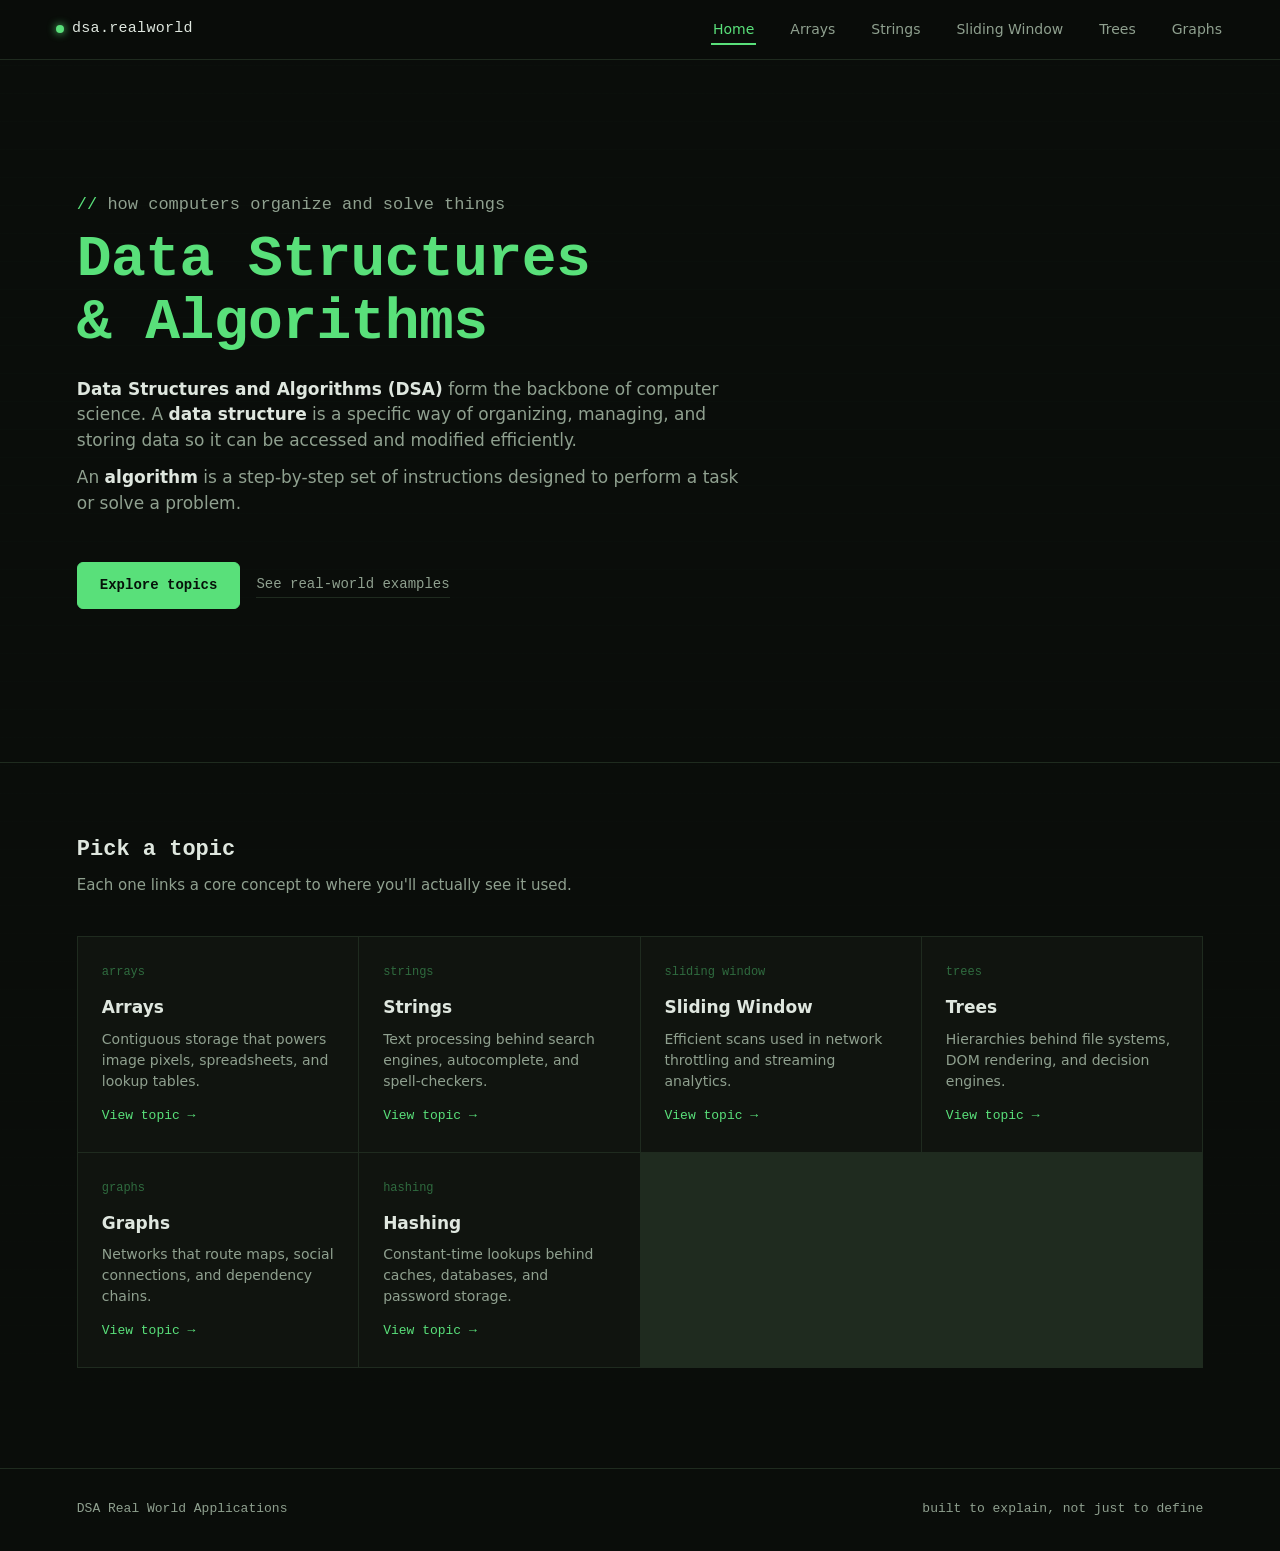
<file: irldsa/index.html>
<!DOCTYPE html>
<html lang="en">
<head>
  <meta charset="UTF-8">
  <meta name="viewport" content="width=device-width, initial-scale=1.0">
  <title>Data Structures & Algorithms</title>
  <link rel="stylesheet" href="dsa.css">
</head>
<body>

<header>
  <div class="logo"><span class="dot"></span> dsa.realworld</div>
  <nav>
    <ul>
      <li><a href="#" class="active">Home</a></li>
      <li><a href=array.html>Arrays</a></li>
      <li><a href=string.html>Strings</a></li>
      <li><a href=slidingWindow.html>Sliding Window</a></li>
      <li><a href="#">Trees</a></li>
      <li><a href="#">Graphs</a></li>
    </ul>
  </nav>
</header>

<section class="hero">
  <p class="eyebrow">how computers organize and solve things</p>
  <h1>Data Structures<br>&amp; Algorithms</h1>
  <p>
    <strong>Data Structures and Algorithms (DSA)</strong> form the backbone of computer science.
    A <strong>data structure</strong> is a specific way of organizing, managing, and storing data
    so it can be accessed and modified efficiently.
  </p>
  <p>
    An <strong>algorithm</strong> is a step-by-step set of instructions designed to perform
    a task or solve a problem.
  </p>
  <div class="cta-row">
    <a href="#topics" class="btn">Explore topics</a>
    <a href="#" class="btn-ghost">See real-world examples</a>
  </div>
</section>

<section class="topics" id="topics">
  <h2>Pick a topic</h2>
  <p>Each one links a core concept to where you'll actually see it used.</p>
  <div class="grid">
    <div class="card">
      <span class="idx">arrays</span>
      <h3>Arrays</h3>
      <p>Contiguous storage that powers image pixels, spreadsheets, and lookup tables.</p>
      <a href=array.html>View topic →</a>
    </div>
    <div class="card">
      <span class="idx">strings</span>
      <h3>Strings</h3>
      <p>Text processing behind search engines, autocomplete, and spell-checkers.</p>
      <a href=string.html>View topic →</a>
    </div>
    <div class="card">
      <span class="idx">sliding window</span>
      <h3>Sliding Window</h3>
      <p>Efficient scans used in network throttling and streaming analytics.</p>
      <a href=slidingWindow.html>View topic →</a>
    </div>
    <div class="card">
      <span class="idx">trees</span>
      <h3>Trees</h3>
      <p>Hierarchies behind file systems, DOM rendering, and decision engines.</p>
      <a href="#">View topic →</a>
    </div>
    <div class="card">
      <span class="idx">graphs</span>
      <h3>Graphs</h3>
      <p>Networks that route maps, social connections, and dependency chains.</p>
      <a href="#">View topic →</a>
    </div>
    <div class="card">
      <span class="idx">hashing</span>
      <h3>Hashing</h3>
      <p>Constant-time lookups behind caches, databases, and password storage.</p>
      <a href="#">View topic →</a>
    </div>
  </div>
</section>

<footer>
  <span>DSA Real World Applications</span>
  <span>built to explain, not just to define</span>
</footer>

</body>
</html>

</body>
</html>
</file>
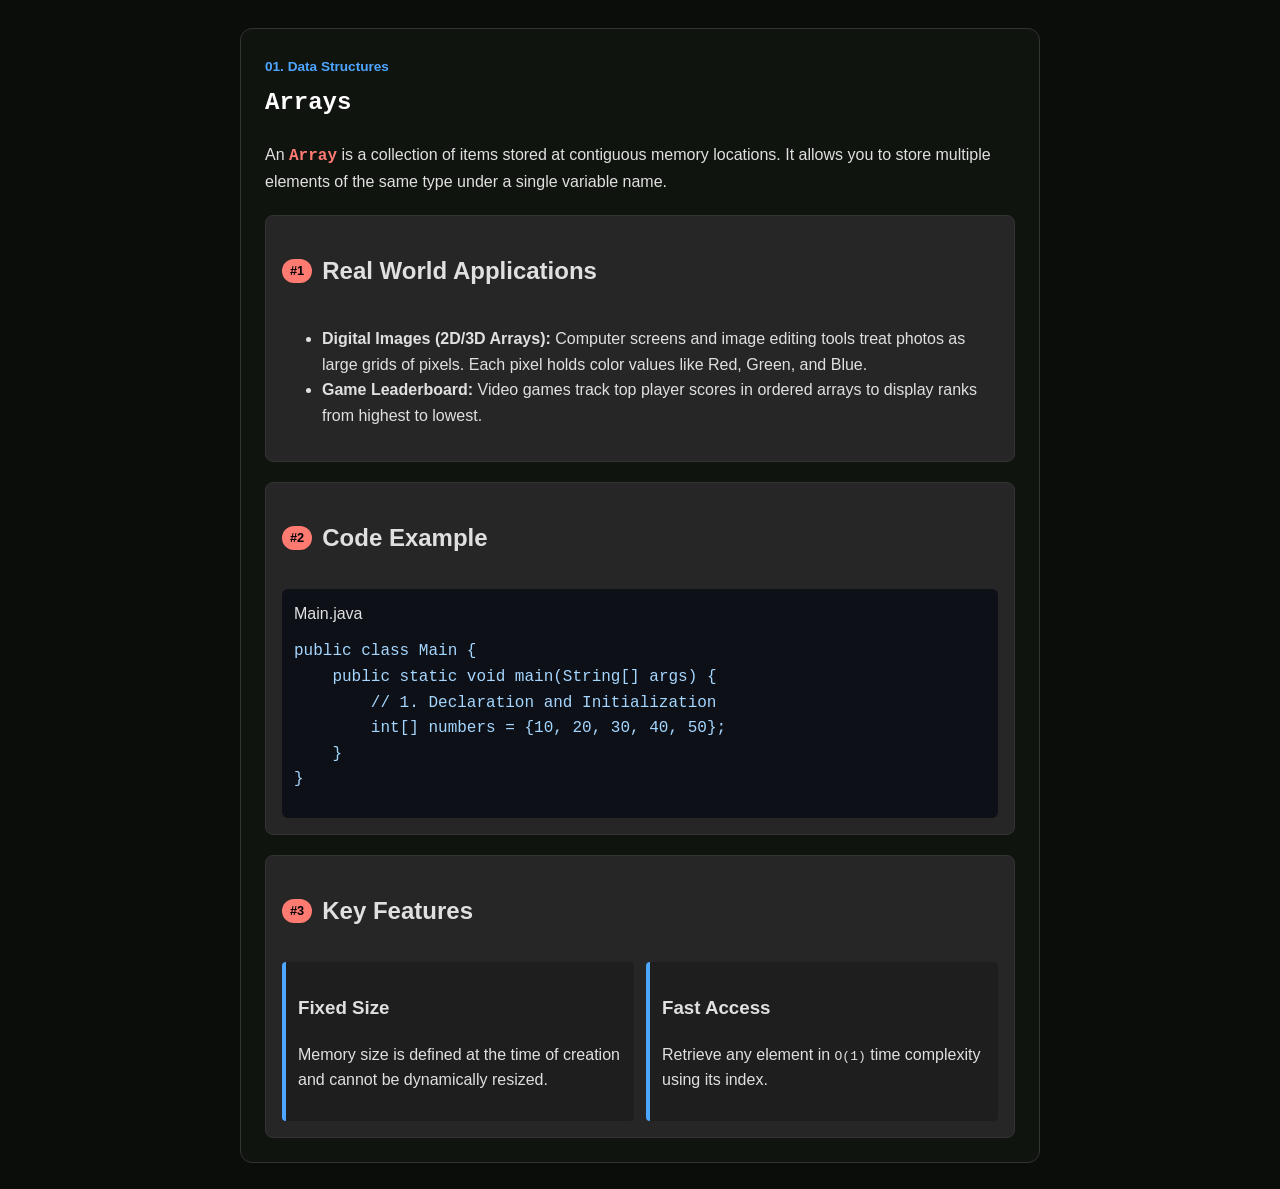
<file: irldsa/array.html>
<!DOCTYPE html>
<html lang="en">
<head>
  <meta charset="UTF-8">
  <meta name="viewport" content="width=device-width, initial-scale=1.0">
  <title>Arrays - Data Structures</title>
  <link rel="stylesheet" href="array.css">
</head>
<body>

  <main class="container">
    <article class="card">
      
      <!-- Header Section -->
      <header class="card-header">
        <span class="topic-tag">01. Data Structures</span>
        <h1 style="font-family: ui-monospace, Menlo, Consolas, monospace;">Arrays</h1>
        <p class="subtitle">
          An <strong style="font-family: ui-monospace,monospace ;">Array</strong> is a collection of items stored at contiguous memory locations. It allows you to store multiple elements of the same type under a single variable name.
        </p>
      </header>

      <!-- Grid Content -->
      <div class="content-grid">
        
        <!-- Real World Applications -->
        <section class="section-box">
          <div class="section-title">
            <span class="badge">#1</span>
            <h2>Real World Applications</h2>
          </div>
          <ul class="app-list">
            <li>
              <strong>Digital Images (2D/3D Arrays):</strong> 
              Computer screens and image editing tools treat photos as large grids of pixels. Each pixel holds color values like Red, Green, and Blue.
            </li>
            <li>
              <strong>Game Leaderboard:</strong> 
              Video games track top player scores in ordered arrays to display ranks from highest to lowest.
            </li>
          </ul>
        </section>

        <!-- Code Example -->
        <section class="section-box">
          <div class="section-title">
            <span class="badge">#2</span>
            <h2>Code Example</h2>
          </div>
          <div class="code-wrapper">
            <div class="code-header">
              <span class="dot red"></span>
              <span class="dot yellow"></span>
              <span class="dot green"></span>
              <span class="filename">Main.java</span>
            </div>
            <pre><code><span class="kwd">public class</span> <span class="cls">Main</span> {
    <span class="kwd">public static void</span> <span class="fn">main</span>(<span class="typ">String</span>[] args) {
        <span class="com">// 1. Declaration and Initialization</span>
        <span class="typ">int</span>[] numbers = {<span class="num">10</span>, <span class="num">20</span>, <span class="num">30</span>, <span class="num">40</span>, <span class="num">50</span>};
    }
}</code></pre>
          </div>
        </section>

        <!-- Features -->
        <section class="section-box full-width">
          <div class="section-title">
            <span class="badge">#3</span>
            <h2>Key Features</h2>
          </div>
          <div class="features-grid">
            <div class="feature-card">
              <h3>Fixed Size</h3>
              <p>Memory size is defined at the time of creation and cannot be dynamically resized.</p>
            </div>
            <div class="feature-card">
              <h3>Fast Access</h3>
              <p>Retrieve any element in <code>O(1)</code> time complexity using its index.</p>
            </div>
          </div>
        </section>

      </div>
    </article>
  </main>

</body>
</html>
</file>
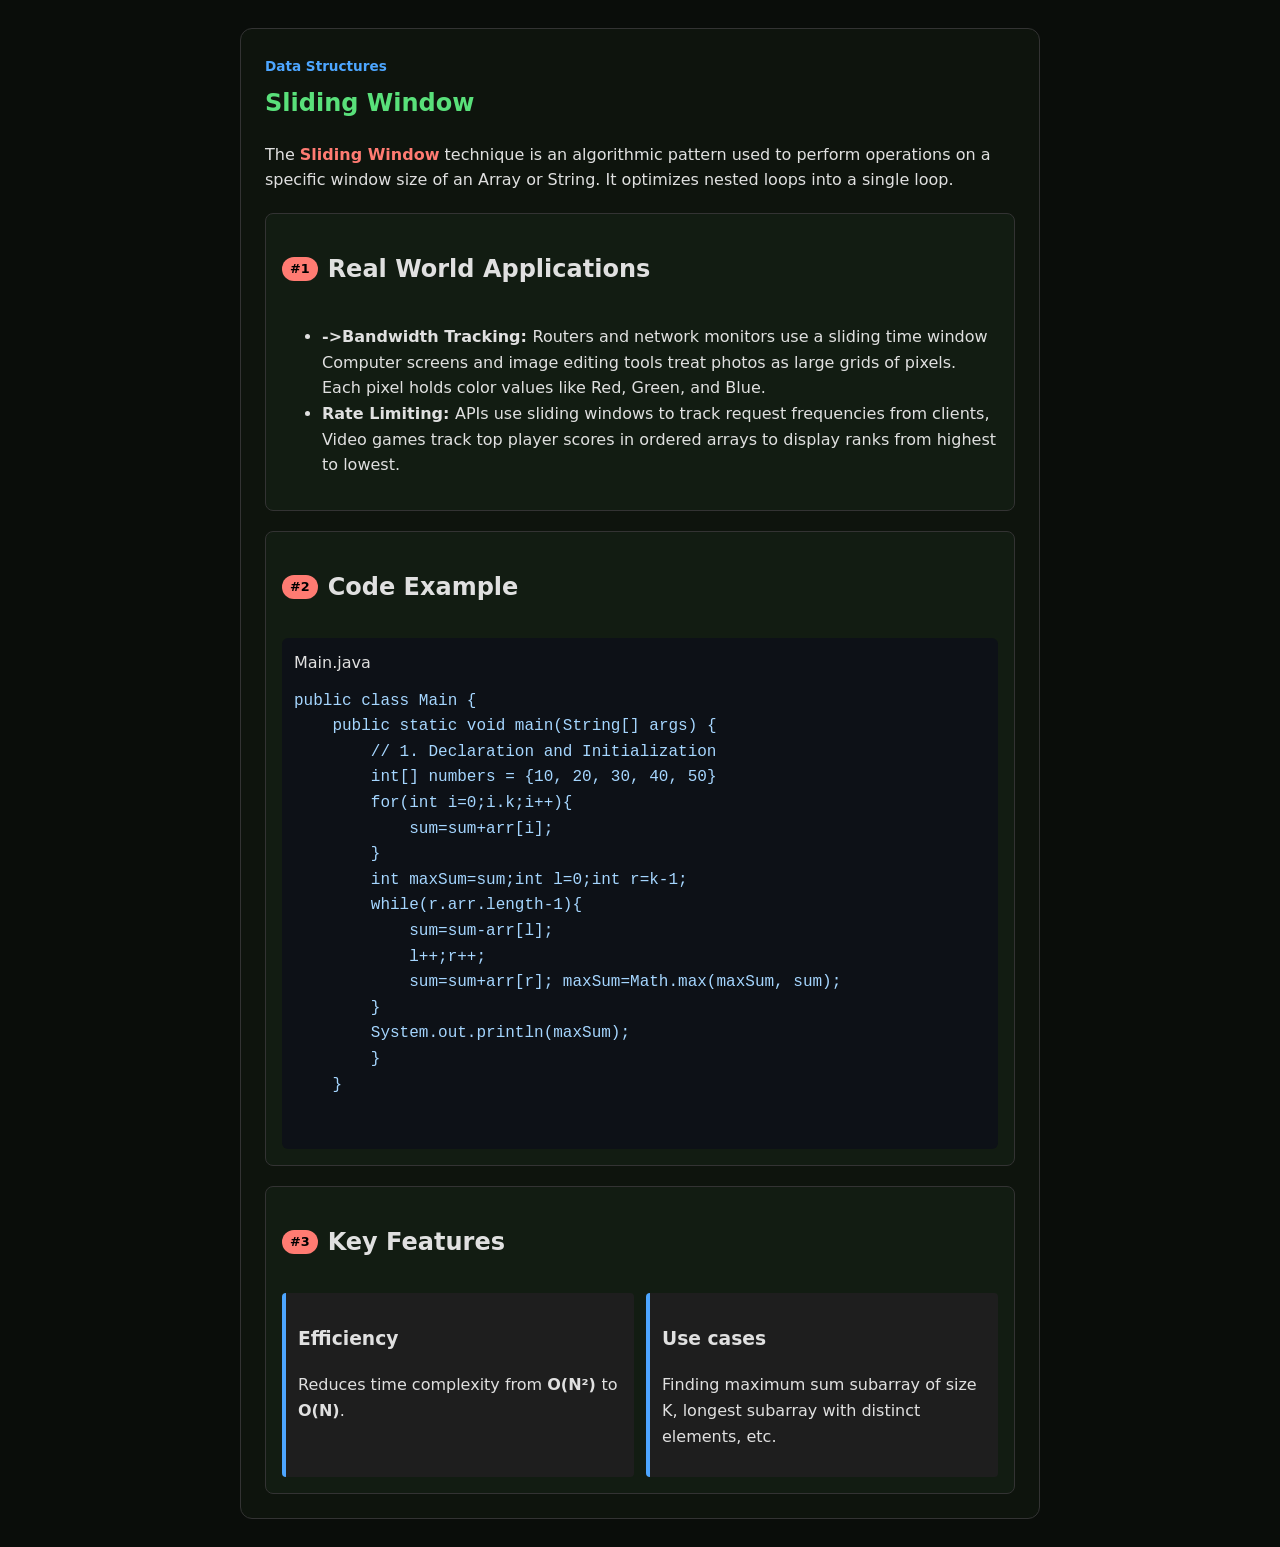
<file: irldsa/slidingWindow.html>
<!DOCTYPE html>
<html lang="en">

<head>
    <meta charset="UTF-8">
    <meta name="viewport" content="width=device-width, initial-scale=1.0">
    <title>Sliding Window - Data Structures</title>
    <link rel="stylesheet" href="slidingwindow.css">
</head>

<body>

    <main class="container">
        <article class="card">

            <!-- Header Section -->
            <header class="card-header">
                <span class="topic-tag">Data Structures</span>
                <h1>Sliding Window</h1>
                <p class="subtitle">
                    The <strong>Sliding Window</strong> technique is an algorithmic pattern used to perform
                    operations on a specific window size of an Array or String. It optimizes nested loops into
                    a single loop. </p>
            </header>

            <!-- Grid Content -->
            <div class="content-grid">

                <!-- Real World Applications -->
                <section class="section-box">
                    <div class="section-title">
                        <span class="badge">#1</span>
                        <h2>Real World Applications</h2>
                    </div>
                    <ul class="app-list">
                        <li>
                            <strong>->Bandwidth Tracking: </strong>Routers and network monitors use a sliding time
                            window
                            Computer screens and image editing tools treat photos as large grids of pixels. Each pixel
                            holds color values like Red, Green, and Blue.
                        </li>
                        <li>
                            <strong>Rate Limiting: </strong> APIs use sliding windows to track request frequencies from
                            clients,
                            Video games track top player scores in ordered arrays to display ranks from highest to
                            lowest.
                        </li>
                    </ul>
                </section>

                <!-- Code Example -->
                <section class="section-box">
                    <div class="section-title">
                        <span class="badge">#2</span>
                        <h2>Code Example</h2>
                    </div>
                    <div class="code-wrapper">
                        <div class="code-header">
                            <span class="dot red"></span>
                            <span class="dot yellow"></span>
                            <span class="dot green"></span>
                            <span class="filename">Main.java</span>
                        </div>
                        <pre><code><span class="kwd">public class</span> <span class="cls">Main</span> {
    <span class="kwd">public static void</span> <span class="fn">main</span>(<span class="typ">String</span>[] args) {
        <span class="com">// 1. Declaration and Initialization</span>
        <span class="typ">int</span>[] numbers = {<span class="num">10</span>, <span class="num">20</span>, <span class="num">30</span>, <span class="num">40</span>, <span class="num">50}
        for(int i=0;i.k;i++){
            sum=sum+arr[i];
        }
        int maxSum=sum;int l=0;int r=k-1;
        while(r.arr.length-1){
            sum=sum-arr[l];
            l++;r++;
            sum=sum+arr[r]; maxSum=Math.max(maxSum, sum);
        }
        System.out.println(maxSum); 
        </span>}
    }

</code></pre>
                    </div>
                </section>

                <!-- Features -->
                <section class="section-box full-width">
                    <div class="section-title">
                        <span class="badge">#3</span>
                        <h2>Key Features</h2>
                    </div>
                    <div class="features-grid">
                        <div class="feature-card">
                            <h3>Efficiency </h3>
                            <p>Reduces time complexity from <strong>
                                    O(N²) </strong>to <strong>
                                    O(N)</strong>.</p>
                        </div>
                        <div class="feature-card">
                            <h3>Use cases</h3>
                            <p>Finding maximum sum subarray
                                of size K, longest subarray
                                with distinct elements, etc.</p>
                        </div>
                    </div>
                </section>

            </div>
        </article>
    </main>

</body>

</html>
</file>
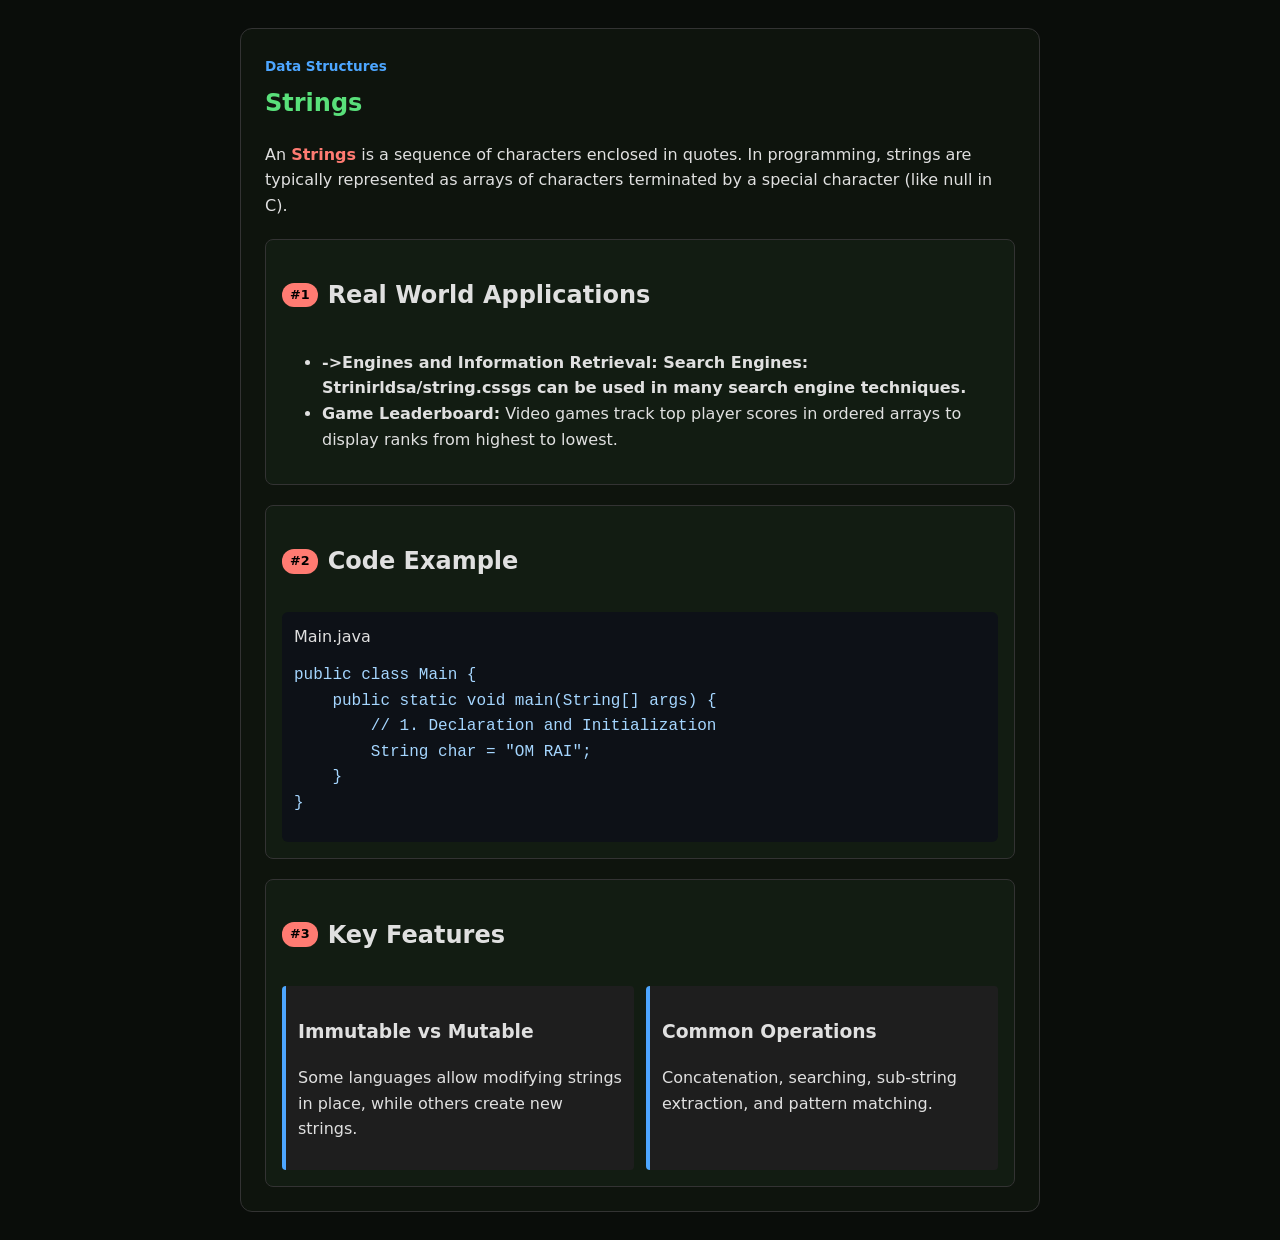
<file: irldsa/string.html>
<!DOCTYPE html>
<html lang="en">

<head>
  <meta charset="UTF-8">
  <meta name="viewport" content="width=device-width, initial-scale=1.0">
  <title>Strings - Data Structures</title>
  <link rel="stylesheet" href="string.css">
</head>

<body>

  <main class="container">
    <article class="card">

      <!-- Header Section -->
      <header class="card-header">
        <span class="topic-tag">Data Structures</span>
        <h1>Strings</h1>
        <p class="subtitle">
          An <strong>Strings</strong> is a sequence of characters enclosed in quotes. In
          programming, strings are typically represented as arrays of characters terminated
          by a special character (like null in C).
        </p>
      </header>

      <!-- Grid Content -->
      <div class="content-grid">

        <!-- Real World Applications -->
        <section class="section-box">
          <div class="section-title">
            <span class="badge">#1</span>
            <h2>Real World Applications</h2>
          </div>
          <ul class="app-list">
            <li>
              <strong><strong>->Engines and Information Retrieval:</strong> Search Engines: Strinirldsa/string.cssgs can
                be used
                in many search engine techniques.</strong>
            </li>
            <li>
              <strong>Game Leaderboard:</strong>
              Video games track top player scores in ordered arrays to display ranks from highest to lowest.
            </li>
          </ul>
        </section>

        <!-- Code Example -->
        <section class="section-box">
          <div class="section-title">
            <span class="badge">#2</span>
            <h2>Code Example</h2>
          </div>
          <div class="code-wrapper">
            <div class="code-header">
              <span class="dot red"></span>
              <span class="dot yellow"></span>
              <span class="dot green"></span>
              <span class="filename">Main.java</span>
            </div>
            <pre><code><span class="kwd">public class</span> <span class="cls">Main</span> {
    <span class="kwd">public static void</span> <span class="fn">main</span>(<span class="typ">String</span>[] args) {
        <span class="com">// 1. Declaration and Initialization</span>
        <span class="typ">String</span> char = <span class="num">"OM RAI"</span>;
    }
}</code></pre>
          </div>
        </section>

        <!-- Features -->
        <section class="section-box full-width">
          <div class="section-title">
            <span class="badge">#3</span>
            <h2>Key Features</h2>
          </div>
          <div class="features-grid">
            <div class="feature-card">
              <h3>Immutable vs Mutable</h3>
              <p>Some languages allow modifying strings in place, while others create new strings.</p>
            </div>
            <div class="feature-card">
              <h3>Common Operations</h3>
              <p>Concatenation, searching, sub-string extraction, and pattern matching.</p>
            </div>
          </div>
        </section>

      </div>
    </article>
  </main>

</body>

</html>
</file>
<file: irldsa/dsa.css>
:root{
  --bg: #0a0d0a;
  --bg-panel: #10140f;
  --line: #1f2b1f;
  --text: #dfe7df;
  --text-dim: #8fa08f;
  --accent: #59e07a;
  --accent-dim: #2f6b3f;
  --mono: "JetBrains Mono", "Fira Code", ui-monospace, Menlo, Consolas, monospace;
  --sans: "Inter", "Segoe UI", system-ui, sans-serif;
}

*{ box-sizing: border-box; }

body{
  margin:0;
  background:
    linear-gradient(180deg, rgba(10,13,10,.4), rgba(10,13,10,.9)),
    repeating-linear-gradient(0deg, transparent, transparent 27px, rgba(89,224,122,0.035) 28px);
  background-color: var(--bg);
  color: var(--text);
  font-family: var(--sans);
  line-height: 1.5;
}

a{ color: inherit; }

/* ---------- Nav ---------- */
header{
  position: sticky;
  top: 0;
  z-index: 10;
  display:flex;
  align-items:center;
  justify-content:space-between;
  padding: 18px clamp(20px, 5vw, 56px);
  background: rgba(10,13,10,0.85);
  backdrop-filter: blur(6px);
  border-bottom: 1px solid var(--line);
}

.logo{
  font-family: var(--mono);
  font-size: 15px;
  letter-spacing: 0.02em;
  color: var(--text);
  display:flex;
  align-items:center;
  gap:8px;
}
.logo .dot{
  width:8px; height:8px;
  border-radius:50%;
  background: var(--accent);
  box-shadow: 0 0 8px var(--accent);
}

nav ul{
  list-style:none;
  display:flex;
  gap: clamp(16px, 3vw, 32px);
  margin:0; padding:0;
  font-size: 14px;
}
nav a{
  text-decoration:none;
  color: var(--text-dim);
  padding: 6px 2px;
  border-bottom: 2px solid transparent;
  transition: color .15s ease, border-color .15s ease;
}
nav a:hover, nav a:focus-visible{
  color: var(--text);
  border-color: var(--accent-dim);
}
nav a.active{
  color: var(--accent);
  border-color: var(--accent);
}

/* ---------- Hero ---------- */
.hero{
  min-height: 78vh;
  display:flex;
  flex-direction:column;
  justify-content:center;
  padding: 40px clamp(20px, 6vw, 80px) 60px;
  max-width: 900px;
}

.eyebrow{
  font-family: var(--mono);
  font-size: 13px;
  color: var(--accent-dim);
  margin: 0 0 18px;
}
.eyebrow::before{ content: "// "; color: var(--accent); }

h1{
  font-family: var(--mono);
  font-weight: 600;
  font-size: clamp(34px, 6vw, 58px);
  line-height: 1.08;
  letter-spacing: -0.01em;
  margin: 0 0 22px;
  color: var(--accent);
}

.hero p{
  max-width: 62ch;
  font-size: 17px;
  color: var(--text-dim);
  margin: 0 0 12px;
}

.hero strong{
  color: var(--text);
  font-weight: 600;
}

.cta-row{
  margin-top: 34px;
  display:flex;
  gap: 16px;
  align-items:center;
}

.btn{
  font-family: var(--mono);
  font-size: 14px;
  padding: 12px 22px;
  border-radius: 6px;
  border: 1px solid var(--accent);
  background: var(--accent);
  color: #06120a;
  font-weight: 600;
  cursor: pointer;
  text-decoration:none;
  transition: transform .12s ease, box-shadow .12s ease;
}
.btn:hover, .btn:focus-visible{
  box-shadow: 0 0 0 4px rgba(89,224,122,0.15);
  transform: translateY(-1px);
}

.btn-ghost{
  font-family: var(--mono);
  font-size: 14px;
  color: var(--text-dim);
  text-decoration:none;
  border-bottom: 1px solid var(--line);
  padding-bottom: 2px;
}
.btn-ghost:hover{ color: var(--text); border-color: var(--text-dim); }

/* ---------- Topics ---------- */
.topics{
  padding: 70px clamp(20px, 6vw, 80px) 100px;
  border-top: 1px solid var(--line);
}

.topics h2{
  font-family: var(--mono);
  font-size: 22px;
  color: var(--text);
  margin: 0 0 8px;
}
.topics > p{
  color: var(--text-dim);
  margin: 0 0 40px;
  font-size: 15px;
}

.grid{
  display:grid;
  grid-template-columns: repeat(auto-fit, minmax(240px, 1fr));
  gap: 1px;
  background: var(--line);
  border: 1px solid var(--line);
}

.card{
  background: var(--bg-panel);
  padding: 26px 24px;
  transition: background .15s ease;
}
.card:hover{ background: #131a12; }

.card .idx{
  font-family: var(--mono);
  font-size: 12px;
  color: var(--accent-dim);
  display:block;
  margin-bottom: 14px;
}

.card h3{
  margin: 0 0 8px;
  font-size: 17px;
  font-weight: 600;
}

.card p{
  margin:0;
  font-size: 14px;
  color: var(--text-dim);
}

.card a{
  display:inline-block;
  margin-top: 14px;
  font-family: var(--mono);
  font-size: 13px;
  color: var(--accent);
  text-decoration:none;
}
.card a:hover{ text-decoration: underline; }

footer{
  padding: 30px clamp(20px, 6vw, 80px);
  border-top: 1px solid var(--line);
  color: var(--text-dim);
  font-size: 13px;
  font-family: var(--mono);
  display:flex;
  justify-content:space-between;
  flex-wrap: wrap;
  gap: 10px;
}

@media (max-width: 640px){
  nav ul{ display:none; }
  .hero{ min-height: auto; padding-top: 60px; }
}

@media (prefers-reduced-motion: reduce){
  .btn{ transition: none; }
}
</file>
<file: irldsa/array.css>
/* --- Global Styles --- */
body {
  background-color: #0a0d0a;
  color: #e0e0e0;
  font-family: Arial, sans-serif;
  line-height: 1.6;
  padding: 20px;
}

/* --- Container Card --- */
.container {
  max-width: 800px;
  margin: 0 auto;
}

.card {
  background-color: #10140f;
  border: 1px solid #333;
  border-radius: 12px;
  padding: 24px;
}

/* --- Header Section --- */
.card-header h1 {
  color: #ffffff;
  margin-top: 5px;
}

.topic-tag {
  color: #4da6ff;
  font-weight: bold;
  font-size: 0.85rem;
}

.subtitle strong {
  color: #ff7b72;
}

/* --- Content Boxes --- */
.section-box {
  background-color: #262626;
  border: 1px solid #333;
  border-radius: 8px;
  padding: 16px;
  margin-top: 20px;
}

.section-title {
  display: flex;
  align-items: center;
  gap: 10px;
  margin-bottom: 12px;
}

.badge {
  background-color: #ff7b72;
  color: #000;
  font-weight: bold;
  padding: 2px 8px;
  border-radius: 12px;
  font-size: 0.8rem;
}

/* --- Code Box --- */
.code-wrapper {
  background-color: #0d1117;
  border-radius: 6px;
  padding: 12px;
  overflow-x: auto;
}

pre code {
  font-family: Consolas, monospace;
  color: #a5d6ff;
}

/* --- Features Layout --- */
.features-grid {
  display: flex;
  gap: 12px;
  flex-wrap: wrap;
}

.feature-card {
  flex: 1;
  min-width: 220px;
  background-color: #1e1e1e;
  padding: 12px;
  border-left: 4px solid #4da6ff;
  border-radius: 4px;
}
</file>
<file: irldsa/slidingwindow.css>
/* --- Global Styles --- */
body {
  background-color: #0a0d0a;
  color: #e0e0e0;
  font-family: system-ui, sans-serif;
  line-height: 1.6;
  padding: 20px;
}

/* --- Container Card --- */
.container {
  max-width: 800px;
  margin: 0 auto;
}

.card {
  background-color: #0e140d;
  border: 1px solid #333;
  border-radius: 12px;
  padding: 24px;
}

/* --- Header Section --- */
.card-header h1 {
  color: #59e07a;
  margin-top: 5px;
}

.topic-tag {
  color: #4da6ff;
  font-weight: bold;
  font-size: 0.85rem;
}

.subtitle strong {
  color: #ff7b72;
}

/* --- Content Boxes --- */
.section-box {
  background-color: #121c12;
  border: 1px solid #333;
  border-radius: 8px;
  padding: 16px;
  margin-top: 20px;
}

.section-title {
  display: flex;
  align-items: center;
  gap: 10px;
  margin-bottom: 12px;
}

.badge {
  background-color: #ff7b72;
  color: #000;
  font-weight: bold;
  padding: 2px 8px;
  border-radius: 12px;
  font-size: 0.8rem;
}

/* --- Code Box --- */
.code-wrapper {
  background-color: #0d1117;
  border-radius: 6px;
  padding: 12px;
  overflow-x: auto;
}

pre code {
  font-family: Consolas, monospace;
  color: #a5d6ff;
}

/* --- Features Layout --- */
.features-grid {
  display: flex;
  gap: 12px;
  flex-wrap: wrap;
}

.feature-card {
  flex: 1;
  min-width: 220px;
  background-color: #1e1e1e;
  padding: 12px;
  border-left: 4px solid #4da6ff;
  border-radius: 4px;
}
</file>
<file: irldsa/string.css>
/* --- Global Styles --- */
body {
  background-color: #0a0d0a;
  color: #e0e0e0;
  font-family: system-ui, sans-serif;
  line-height: 1.6;
  padding: 20px;
}

/* --- Container Card --- */
.container {
  max-width: 800px;
  margin: 0 auto;
}

.card {
  background-color: #0e140d;
  border: 1px solid #333;
  border-radius: 12px;
  padding: 24px;
}

/* --- Header Section --- */
.card-header h1 {
  color: #59e07a;
  margin-top: 5px;
}

.topic-tag {
  color: #4da6ff;
  font-weight: bold;
  font-size: 0.85rem;
}

.subtitle strong {
  color: #ff7b72;
}

/* --- Content Boxes --- */
.section-box {
  background-color: #121c12;
  border: 1px solid #333;
  border-radius: 8px;
  padding: 16px;
  margin-top: 20px;
}

.section-title {
  display: flex;
  align-items: center;
  gap: 10px;
  margin-bottom: 12px;
}

.badge {
  background-color: #ff7b72;
  color: #000;
  font-weight: bold;
  padding: 2px 8px;
  border-radius: 12px;
  font-size: 0.8rem;
}

/* --- Code Box --- */
.code-wrapper {
  background-color: #0d1117;
  border-radius: 6px;
  padding: 12px;
  overflow-x: auto;
}

pre code {
  font-family: Consolas, monospace;
  color: #a5d6ff;
}

/* --- Features Layout --- */
.features-grid {
  display: flex;
  gap: 12px;
  flex-wrap: wrap;
}

.feature-card {
  flex: 1;
  min-width: 220px;
  background-color: #1e1e1e;
  padding: 12px;
  border-left: 4px solid #4da6ff;
  border-radius: 4px;
}
</file>
